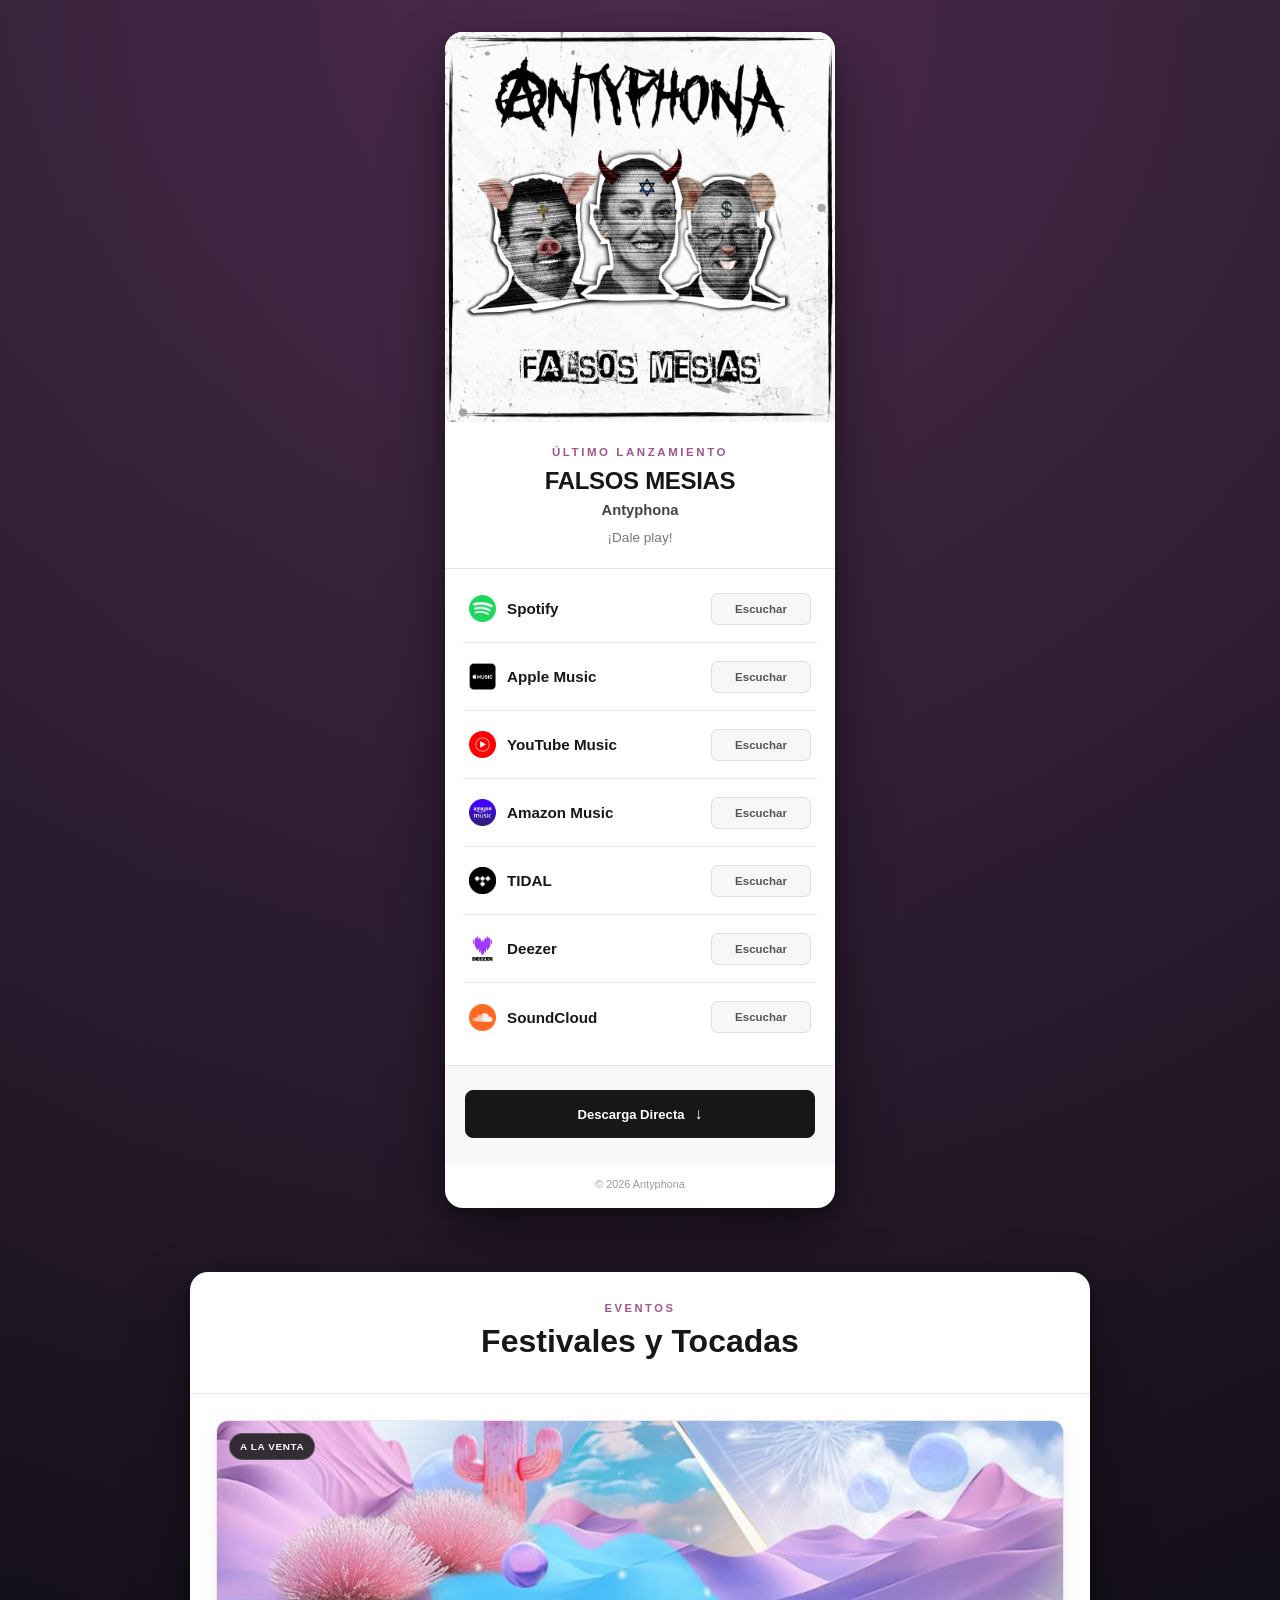
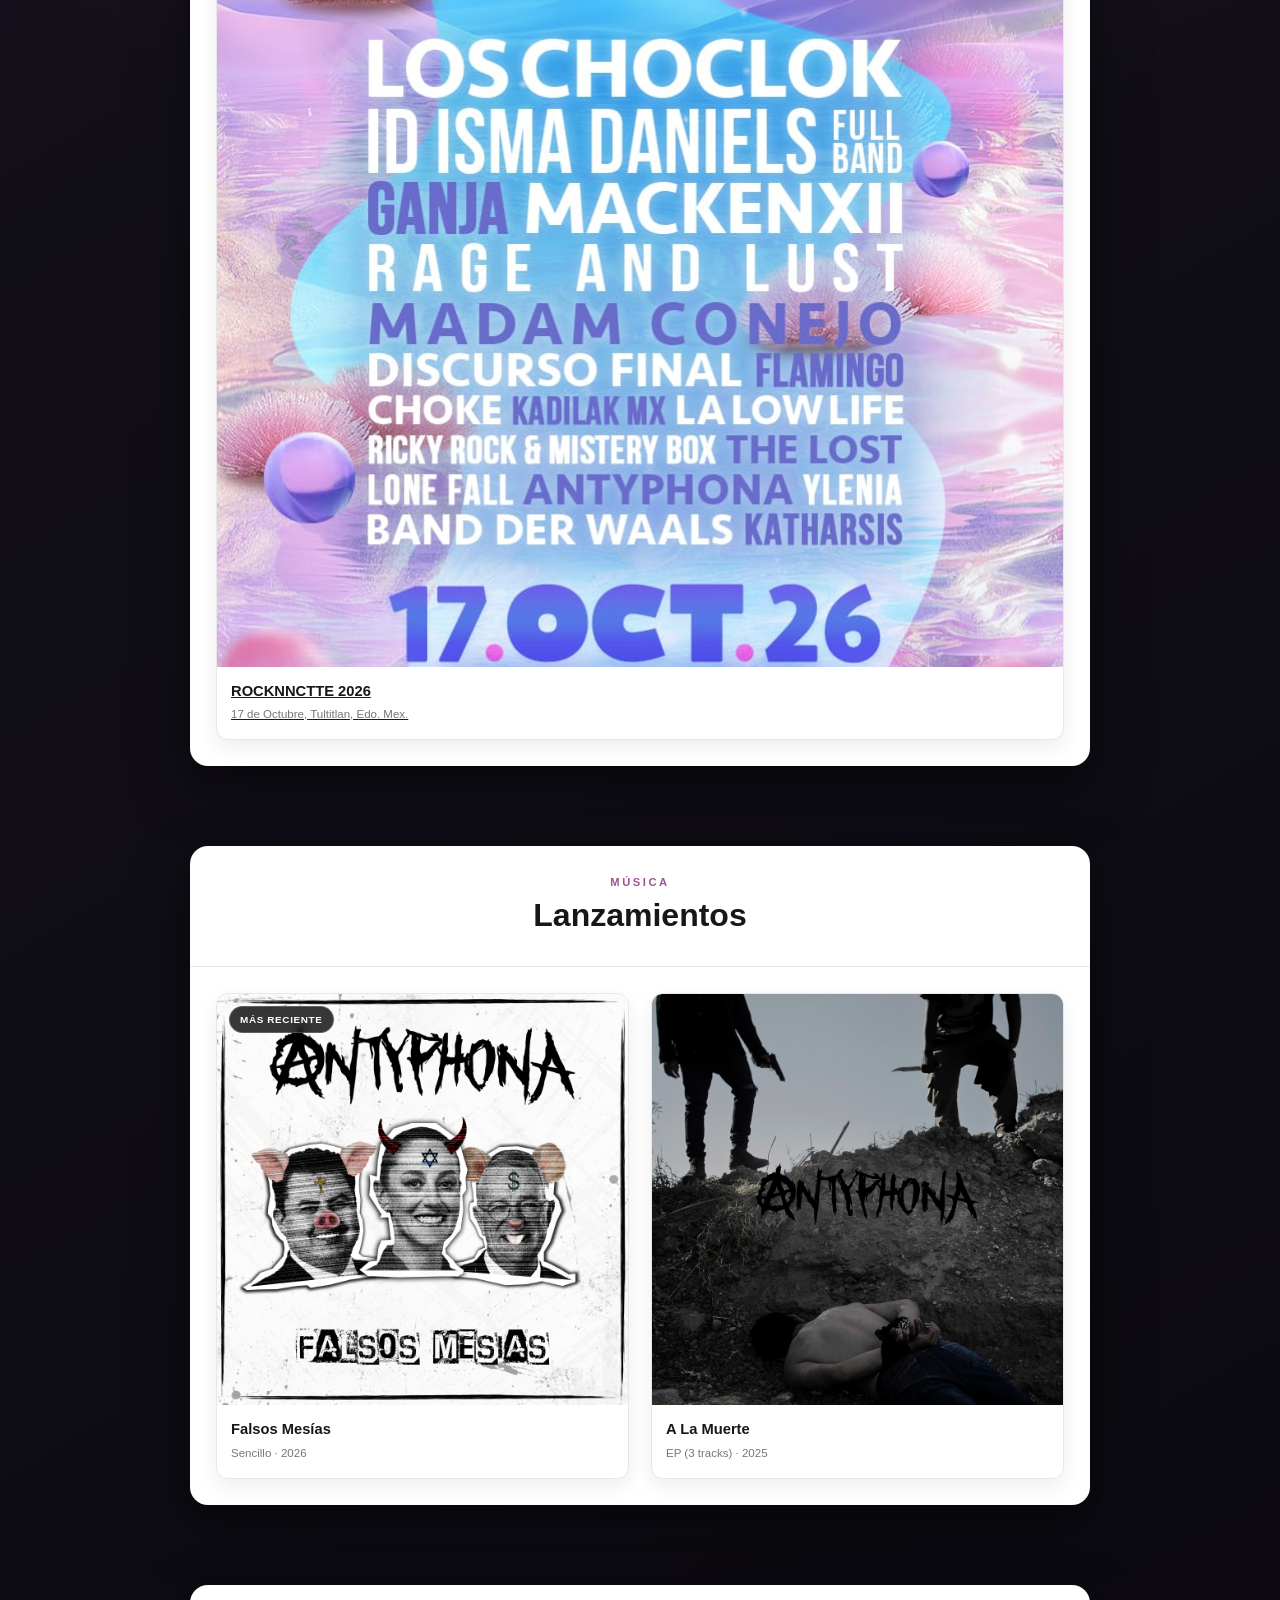
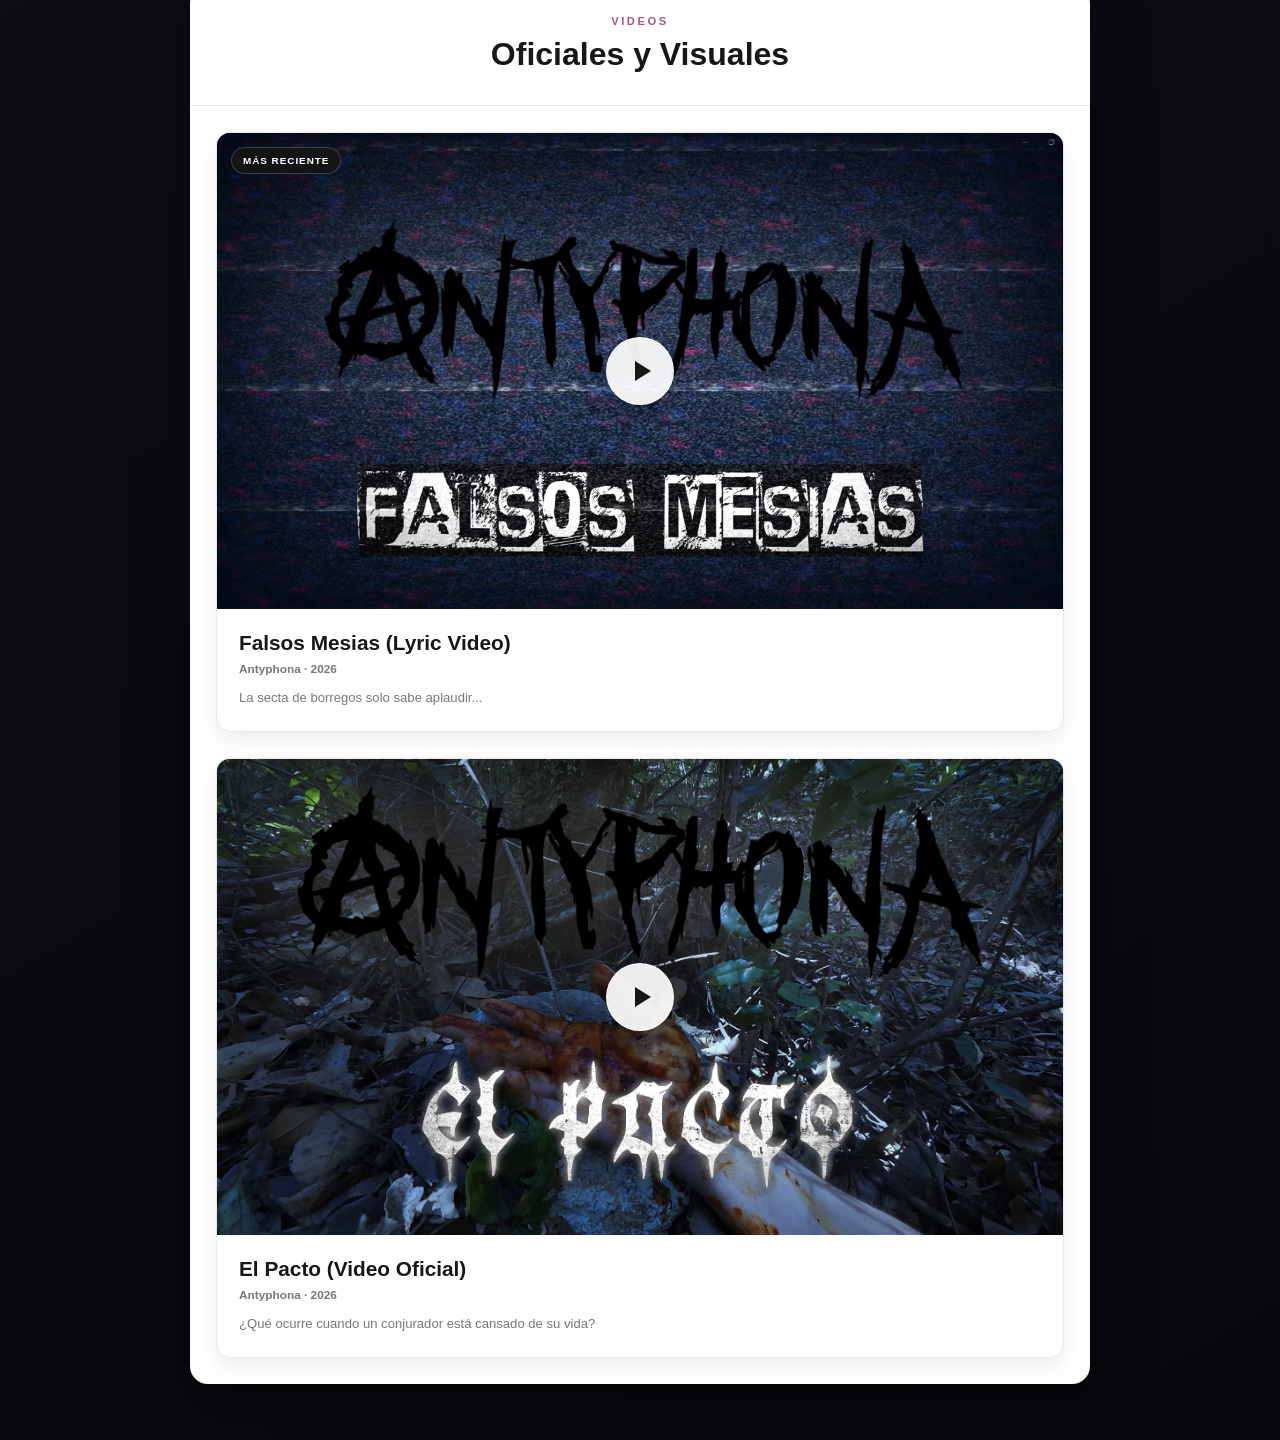
<file: index.html>
<!DOCTYPE html>
<html lang="es">
<head>
    <meta charset="UTF-8">

    <meta
        name="viewport"
        content="width=device-width, initial-scale=1.0"
    >
    

    <meta
        name="description"
        content="Sitio oficial de Antyphona. Escucha nuestros lanzamientos en tu plataforma favorita."
    >

    <title>Antyphona</title>
    <link rel="icon" type="image/x-icon" href="./resources/images/Icono-Blanco.ico">

    <link rel="stylesheet" href="./css/style.css">

    <!-- Script -->
    <script src="./js/main.js" defer></script>
</head>

<body>

    <main class="site-main">

        <!-- Último Lanzamiento -->
        <section
            id="ultimo-lanzamiento"
            class="music-page"
            data-component="./components/ultimo-lanzamiento.html"
            aria-label="Último lanzamiento de Antyphona"
        >
            <p class="component-status">
                Cargando...
            </p>
        </section>

        <!-- Eventos -->
        <section
            id="eventos"
            class="events-page"
            data-component="./components/eventos.html"
            aria-label="Eventos de Antyphona"
        >
            <p class="component-status">
                Cargando eventos...
            </p>
        </section>

        <!-- Detalle del evento seleccionado -->
        <section
            id="detalle-evento"
            class="event-detail-page"
            aria-label="Información del lanzamiento seleccionado"
            aria-live="polite"
            hidden
        ></section>

        <!-- Discografía -->
        <section
            id="lanzamientos"
            class="releases-page"
            data-component="./components/lanzamientos.html"
            aria-label="Lanzamientos de Antyphona"
        >
            <p class="component-status">
                Cargando lanzamientos...
            </p>
        </section>

        <!-- Detalle del lanzamiento seleccionado -->
        <section
            id="detalle-lanzamiento"
            class="release-detail-page"
            aria-label="Información del lanzamiento seleccionado"
            aria-live="polite"
            hidden
        ></section>

        <!-- Videos -->
        <section
            id="videos"
            class="videos-page"
            data-component="./components/videos.html"
            aria-label="Videos de Antyphona"
        >
            <p class="component-status">
                Cargando videos...
            </p>
        </section>

        <!-- Detalle del video seleccionado -->
        <section
            id="detalle-video"
            class="video-detail-page"
            aria-label="Información del video seleccionado"
            aria-live="polite"
            hidden
        ></section>

    </main>

    <noscript>
        <p class="javascript-warning">
            Este sitio necesita JavaScript para mostrar su contenido.
        </p>
    </noscript>

</body>
</html>
</file>
<file: css/style.css>
/* ========================================
   CONFIGURACIÓN GENERAL
======================================== */

:root {
    --background-start: #17131f;
    --background-end: #08070b;

    --card-background: #ffffff;
    --primary-text: #171717;
    --secondary-text: #777777;

    --border-color: #e8e8e8;
    --button-background: #f7f7f7;
    --button-hover: #171717;

    --card-width: 390px;
    --border-radius: 18px;
}

* {
    box-sizing: border-box;
    margin: 0;
    padding: 0;
}

html {
    scroll-behavior: smooth;
}

body {
    min-height: 100vh;

    font-family:
        Arial,
        Helvetica,
        sans-serif;

    background:
        radial-gradient(
            circle at top,
            rgba(174, 88, 163, 0.35),
            transparent 38%
        ),
        linear-gradient(
            150deg,
            var(--background-start),
            var(--background-end)
        );

    color: var(--primary-text);
}


/* ========================================
   CONTENEDOR PRINCIPAL
======================================== */

.music-page {
    min-height: 100vh;

    display: flex;
    justify-content: center;
    align-items: center;

    padding: 32px 16px;
}


/* ========================================
   TARJETA MUSICAL
======================================== */

.music-card {
    width: 100%;
    max-width: var(--card-width);

    overflow: hidden;

    background-color: var(--card-background);

    border-radius: var(--border-radius);

    box-shadow:
        0 24px 60px rgba(0, 0, 0, 0.45),
        0 4px 14px rgba(0, 0, 0, 0.20);

    animation: card-entrance 700ms ease-out;
}


/* ========================================
   PORTADA
======================================== */

.cover-container {
    width: 100%;
    aspect-ratio: 1 / 1;

    overflow: hidden;

    background-color: #222222;
}

.cover-image {
    display: block;

    width: 100%;
    height: 100%;

    object-fit: cover;

    transition:
        transform 600ms ease,
        filter 600ms ease;
}

.music-card:hover .cover-image {
    transform: scale(1.01);
    filter: brightness(1.04);
}


/* ========================================
   INFORMACIÓN DEL LANZAMIENTO
======================================== */

.release-information {
    padding: 24px 24px 20px;

    text-align: center;

    border-bottom: 1px solid var(--border-color);
}

.release-label {
    margin-bottom: 8px;

    font-size: 0.72rem;
    font-weight: 700;

    letter-spacing: 0.16rem;
    text-transform: uppercase;

    color: #a25491;
}

.release-title {
    margin-bottom: 6px;

    font-size: clamp(1.15rem, 4vw, 1.5rem);
    line-height: 1.25;

    letter-spacing: -0.02rem;
}

.artist-name {
    margin-bottom: 10px;

    font-size: 0.92rem;
    font-weight: 600;

    color: #444444;
}

.release-description {
    font-size: 0.85rem;
    line-height: 1.5;

    color: var(--secondary-text);
}


/* ========================================
   LISTA DE PLATAFORMAS
======================================== */

.streaming-section {
    padding: 6px 18px 14px;
}

.platform-link {
    min-height: 68px;

    display: flex;
    align-items: center;
    justify-content: space-between;

    gap: 16px;

    padding: 12px 6px;

    text-decoration: none;

    color: var(--primary-text);

    border-bottom: 1px solid var(--border-color);

    transition:
        transform 180ms ease,
        opacity 180ms ease;
}

.platform-link:last-child {
    border-bottom: none;
}

.platform-link:hover {
    transform: translateX(3px);
}

.platform-link:focus-visible {
    outline: 3px solid rgba(162, 84, 145, 0.35);
    outline-offset: 3px;

    border-radius: 8px;
}

.platform-information {
    min-width: 0;

    display: flex;
    align-items: center;

    gap: 11px;
}

.platform-logo {
    width: 27px;
    height: 27px;

    object-fit: contain;
}

.platform-name {
    font-size: 0.95rem;
    font-weight: 700;
}


/* ========================================
   BOTONES
======================================== */

.platform-button {
    flex-shrink: 0;

    min-width: 100px;

    padding: 9px 13px;

    text-align: center;

    font-size: 0.72rem;
    font-weight: 700;

    color: #555555;
    background-color: var(--button-background);

    border: 1px solid #dddddd;
    border-radius: 7px;

    transition:
        color 180ms ease,
        background-color 180ms ease,
        border-color 180ms ease,
        transform 180ms ease;
}

.platform-link:hover .platform-button {
    color: #ffffff;
    background-color: var(--button-hover);
    border-color: var(--button-hover);

    transform: translateY(-1px);
}


/* ========================================
   PIE DE LA TARJETA
======================================== */

.card-footer {
    padding: 14px 20px 18px;

    text-align: center;

    font-size: 0.68rem;

    color: #999999;
}


/* ========================================
   ANIMACIONES
======================================== */

@keyframes card-entrance {
    from {
        opacity: 0;
        transform: translateY(25px);
    }

    to {
        opacity: 1;
        transform: translateY(0);
    }
}


/* ========================================
   ADAPTACIÓN PARA CELULARES
======================================== */

@media (max-width: 480px) {

    .music-page {
        align-items: flex-start;

        padding: 14px 10px;
    }

    .music-card {
        max-width: 100%;

        border-radius: 14px;
    }

    .release-information {
        padding: 21px 18px 18px;
    }

    .streaming-section {
        padding-inline: 14px;
    }

    .platform-link {
        min-height: 65px;

        gap: 10px;
    }

    .platform-button {
        min-width: 92px;

        padding-inline: 10px;
    }
}


/* ========================================
   ACCESIBILIDAD
======================================== */

@media (prefers-reduced-motion: reduce) {

    *,
    *::before,
    *::after {
        scroll-behavior: auto !important;

        animation-duration: 0.01ms !important;
        animation-iteration-count: 1 !important;

        transition-duration: 0.01ms !important;
    }
}

/* ========================================
   CARGA DE COMPONENTES
======================================== */

.component-status {
    width: 100%;

    text-align: center;

    font-size: 0.9rem;
    font-weight: 600;

    color: #ffffff;
}

.component-error {
    width: min(100%, 390px);

    padding: 28px 22px;

    text-align: center;

    color: #ffffff;
    background-color: rgba(25, 20, 31, 0.92);

    border: 1px solid rgba(255, 255, 255, 0.15);
    border-radius: 16px;
}

.component-error h2 {
    margin-bottom: 10px;

    font-size: 1.15rem;
}

.component-error p {
    font-size: 0.86rem;
    line-height: 1.5;

    color: rgba(255, 255, 255, 0.75);
}

.javascript-warning {
    padding: 20px;

    text-align: center;

    color: #ffffff;
    background-color: #7c1d1d;
}

/* ========================================
   DESCARGA DE LA CANCIÓN
======================================== */

.download-section {
    padding: 24px 20px 26px;

    text-align: center;

    background-color: #f8f8f8;

    border-top: 1px solid var(--border-color);
}

.download-label {
    margin-bottom: 7px;

    font-size: 0.68rem;
    font-weight: 700;

    letter-spacing: 0.14rem;
    text-transform: uppercase;

    color: #a25491;
}

.download-title {
    margin-bottom: 7px;

    font-size: 1.15rem;
    line-height: 1.25;

    color: var(--primary-text);
}

.download-description {
    margin-bottom: 16px;

    font-size: 0.82rem;
    line-height: 1.5;

    color: var(--secondary-text);
}


/* Contenedor desplegable */

.download-selector {
    width: 100%;
}

.download-selector summary {
    list-style: none;
}

.download-selector summary::-webkit-details-marker {
    display: none;
}


/* Botón principal */

.download-main-button {
    width: 100%;
    min-height: 48px;

    display: flex;
    align-items: center;
    justify-content: center;

    gap: 10px;

    padding: 12px 18px;

    font-size: 0.82rem;
    font-weight: 700;

    color: #ffffff;
    background-color: #171717;

    border: 1px solid #171717;
    border-radius: 8px;

    cursor: pointer;

    transition:
        transform 180ms ease,
        background-color 180ms ease,
        box-shadow 180ms ease;
}

.download-main-button:hover {
    background-color: #333333;

    transform: translateY(-1px);

    box-shadow: 0 8px 20px rgba(0, 0, 0, 0.16);
}

.download-main-button:focus-visible {
    outline: 3px solid rgba(162, 84, 145, 0.4);
    outline-offset: 3px;
}


/* Flecha */

.download-arrow {
    display: inline-block;

    font-size: 1rem;

    transition: transform 200ms ease;
}

.download-selector[open] .download-arrow {
    transform: rotate(180deg);
}


/* Lista de formatos */

.download-options {
    margin-top: 10px;

    overflow: hidden;

    background-color: #ffffff;

    border: 1px solid var(--border-color);
    border-radius: 8px;

    box-shadow: 0 10px 24px rgba(0, 0, 0, 0.08);
}


/* Enlaces de descarga */

.download-option {
    min-height: 64px;

    display: grid;
    grid-template-columns: 50px 1fr 28px;
    align-items: center;

    gap: 10px;

    padding: 12px 14px;

    text-align: left;
    text-decoration: none;

    color: var(--primary-text);

    border-bottom: 1px solid var(--border-color);

    transition:
        background-color 180ms ease,
        padding-left 180ms ease;
}

.download-option:last-child {
    border-bottom: none;
}

.download-option:hover {
    padding-left: 18px;

    background-color: #f3f3f3;
}

.download-option:focus-visible {
    outline: 3px solid rgba(162, 84, 145, 0.35);
    outline-offset: -3px;
}

.download-format {
    font-size: 0.78rem;
    font-weight: 800;

    letter-spacing: 0.05rem;

    color: #171717;
}

.download-format-description {
    font-size: 0.75rem;
    line-height: 1.35;

    color: var(--secondary-text);
}

.download-icon {
    display: grid;
    place-items: center;

    width: 28px;
    height: 28px;

    font-size: 0.9rem;
    font-weight: 700;

    color: #ffffff;
    background-color: #171717;

    border-radius: 50%;
}


/* Adaptación para celulares */

@media (max-width: 480px) {

    .download-section {
        padding-inline: 16px;
    }

    .download-option {
        grid-template-columns: 44px 1fr 28px;

        padding-inline: 12px;
    }

    .download-format-description {
        font-size: 0.7rem;
    }
}

/* ========================================
   SECCIÓN DE LANZAMIENTOS
======================================== */

.releases-page {
    width: 100%;

    display: flex;
    justify-content: center;

    padding: 32px 16px 48px;
}

.releases-card {
    width: 100%;
    max-width: 900px;

    overflow: hidden;

    background-color: var(--card-background);

    border-radius: var(--border-radius);

    box-shadow:
        0 24px 60px rgba(0, 0, 0, 0.35),
        0 4px 14px rgba(0, 0, 0, 0.16);
}


/* ========================================
   ENCABEZADO
======================================== */

.releases-header {
    padding: 30px 24px 24px;

    text-align: center;

    border-bottom: 1px solid var(--border-color);
}

.releases-label {
    margin-bottom: 8px;

    font-size: 0.7rem;
    font-weight: 700;

    letter-spacing: 0.16rem;
    text-transform: uppercase;

    color: #a25491;
}

.releases-title {
    margin-bottom: 8px;

    font-size: clamp(1.4rem, 5vw, 2rem);
    line-height: 1.2;

    color: var(--primary-text);
}

.releases-description {
    font-size: 0.86rem;
    line-height: 1.5;

    color: var(--secondary-text);
}


/* ========================================
   CUADRÍCULA
======================================== */

.releases-grid {
    display: grid;

    grid-template-columns:
        repeat(
            auto-fit,
            minmax(170px, 1fr)
        );

    gap: 22px;

    padding: 26px;
}


/* ========================================
   TARJETA INDIVIDUAL
======================================== */

.release-item {
    min-width: 0;

    overflow: hidden;

    background-color: #ffffff;

    border: 1px solid var(--border-color);
    border-radius: 12px;

    box-shadow: 0 8px 20px rgba(0, 0, 0, 0.07);

    transition:
        transform 220ms ease,
        box-shadow 220ms ease;
}

/*
    Es solo una animación visual.
    La tarjeta no es un enlace y no realiza ninguna acción.
*/
.release-item:hover {
    transform: translateY(-4px);

    box-shadow: 0 14px 30px rgba(0, 0, 0, 0.12);
}


/* ========================================
   PORTADA CUADRADA
======================================== */

.release-cover-container {
    position: relative;

    width: 100%;
    aspect-ratio: 1 / 1;

    overflow: hidden;

    background-color: #eeeeee;
}

.release-cover {
    display: block;

    width: 100%;
    height: 100%;

    object-fit: cover;

    transition:
        transform 500ms ease,
        filter 500ms ease;
}

.release-item:hover .release-cover {
    transform: scale(1.035);

    filter: brightness(1.04);
}


/* ========================================
   ETIQUETA DE ÚLTIMO LANZAMIENTO
======================================== */

.release-badge {
    position: absolute;
    top: 12px;
    left: 12px;

    padding: 7px 10px;

    font-size: 0.62rem;
    font-weight: 700;

    letter-spacing: 0.04rem;
    text-transform: uppercase;

    color: #ffffff;
    background-color: rgba(23, 23, 23, 0.86);

    border: 1px solid rgba(255, 255, 255, 0.2);
    border-radius: 20px;

    backdrop-filter: blur(5px);
}


/* ========================================
   INFORMACIÓN DEL DISCO
======================================== */

.release-item-information {
    padding: 15px 14px 17px;

    text-align: left;
}

.release-item-title {
    margin-bottom: 5px;

    overflow: hidden;

    font-size: 0.92rem;
    font-weight: 700;
    line-height: 1.3;

    color: var(--primary-text);

    text-overflow: ellipsis;
    white-space: nowrap;
}

.release-item-type {
    font-size: 0.72rem;
    line-height: 1.4;

    color: var(--secondary-text);
}


/* ========================================
   DISEÑO PARA TABLET
======================================== */

@media (max-width: 700px) {

    .releases-grid {
        grid-template-columns:
            repeat(
                2,
                minmax(0, 1fr)
            );

        gap: 16px;

        padding: 20px;
    }
}


/* ========================================
   DISEÑO PARA CELULAR
======================================== */

@media (max-width: 480px) {

    .releases-page {
        padding: 18px 10px 36px;
    }

    .releases-card {
        border-radius: 14px;
    }

    .releases-header {
        padding: 24px 18px 20px;
    }

    .releases-grid {
        grid-template-columns:
            repeat(
                2,
                minmax(0, 1fr)
            );

        gap: 12px;

        padding: 14px;
    }

    .release-item {
        border-radius: 9px;
    }

    .release-item-information {
        padding: 11px 10px 13px;
    }

    .release-item-title {
        font-size: 0.78rem;
    }

    .release-item-type {
        font-size: 0.64rem;
    }

    .release-badge {
        top: 8px;
        left: 8px;

        padding: 5px 7px;

        font-size: 0.52rem;
    }
}


/* Una columna en pantallas muy pequeñas */

@media (max-width: 310px) {

    .releases-grid {
        grid-template-columns: 1fr;
    }
}

/* ========================================
   SECCIÓN DE VIDEOS
======================================== */

.videos-page {
    width: 100%;

    display: flex;
    justify-content: center;

    padding: 32px 16px 56px;
}

.videos-card {
    width: 100%;
    max-width: 900px;

    overflow: hidden;

    background-color: var(--card-background);

    border-radius: var(--border-radius);

    box-shadow:
        0 24px 60px rgba(0, 0, 0, 0.35),
        0 4px 14px rgba(0, 0, 0, 0.16);
}


/* ========================================
   ENCABEZADO DE VIDEOS
======================================== */

.videos-header {
    padding: 30px 24px 24px;

    text-align: center;

    border-bottom: 1px solid var(--border-color);
}

.videos-label {
    margin-bottom: 8px;

    font-size: 0.7rem;
    font-weight: 700;

    letter-spacing: 0.16rem;
    text-transform: uppercase;

    color: #a25491;
}

.videos-title {
    margin-bottom: 8px;

    font-size: clamp(1.4rem, 5vw, 2rem);
    line-height: 1.2;

    color: var(--primary-text);
}

.videos-description {
    font-size: 0.86rem;
    line-height: 1.5;

    color: var(--secondary-text);
}


/* ========================================
   LISTA DE VIDEOS
======================================== */

.videos-list {
    display: grid;
    grid-template-columns: 1fr;

    gap: 26px;

    padding: 26px;
}


/* ========================================
   TARJETA DE VIDEO
======================================== */

.video-item {
    width: 100%;

    overflow: hidden;

    background-color: #ffffff;

    border: 1px solid var(--border-color);
    border-radius: 14px;

    box-shadow: 0 8px 22px rgba(0, 0, 0, 0.08);

    transition:
        transform 220ms ease,
        box-shadow 220ms ease;
}

.video-item:hover {
    transform: translateY(-4px);

    box-shadow: 0 16px 34px rgba(0, 0, 0, 0.13);
}


/* ========================================
   CONTENEDOR RECTANGULAR 16:9
======================================== */

.video-media-container {
    position: relative;

    width: 100%;
    aspect-ratio: 16 / 9;

    overflow: hidden;

    background-color: #090909;
}

.video-player {
    display: block;

    width: 100%;
    height: 100%;

    object-fit: cover;

    background-color: #090909;
}


/* ========================================
   ETIQUETA SOBRE EL VIDEO
======================================== */

.video-badge {
    position: absolute;
    top: 14px;
    left: 14px;

    padding: 7px 11px;

    pointer-events: none;

    font-size: 0.62rem;
    font-weight: 700;

    letter-spacing: 0.05rem;
    text-transform: uppercase;

    color: #ffffff;
    background-color: rgba(23, 23, 23, 0.82);

    border: 1px solid rgba(255, 255, 255, 0.18);
    border-radius: 20px;

    backdrop-filter: blur(6px);
}


/* ========================================
   INFORMACIÓN DEL VIDEO
======================================== */

.video-information {
    padding: 20px 22px 23px;

    text-align: left;
}

.video-category {
    margin-bottom: 7px;

    font-size: 0.64rem;
    font-weight: 700;

    letter-spacing: 0.12rem;
    text-transform: uppercase;

    color: #a25491;
}

.video-item-title {
    margin-bottom: 6px;

    font-size: clamp(1rem, 3vw, 1.3rem);
    line-height: 1.3;

    color: var(--primary-text);
}

.video-item-meta {
    margin-bottom: 11px;

    font-size: 0.74rem;
    font-weight: 600;

    color: var(--secondary-text);
}

.video-item-description {
    max-width: 680px;

    font-size: 0.82rem;
    line-height: 1.6;

    color: var(--secondary-text);
}


/* ========================================
   DISEÑO PARA TABLET
======================================== */

@media (max-width: 700px) {

    .videos-list {
        gap: 20px;

        padding: 20px;
    }

    .video-information {
        padding: 18px;
    }
}


/* ========================================
   DISEÑO PARA CELULAR
======================================== */

@media (max-width: 480px) {

    .videos-page {
        padding: 18px 10px 40px;
    }

    .videos-card {
        border-radius: 14px;
    }

    .videos-header {
        padding: 24px 18px 20px;
    }

    .videos-list {
        gap: 16px;

        padding: 14px;
    }

    .video-item {
        border-radius: 10px;
    }

    .video-information {
        padding: 15px 14px 18px;
    }

    .video-item-title {
        font-size: 1rem;
    }

    .video-item-description {
        font-size: 0.76rem;
    }

    .video-badge {
        top: 9px;
        left: 9px;

        padding: 5px 8px;

        font-size: 0.52rem;
    }
}
/* ========================================
   TARJETAS SELECCIONABLES
======================================== */

.release-item-link {
    display: block;

    height: 100%;

    color: inherit;
    text-decoration: none;

    border-radius: inherit;
}

.release-item-link:focus-visible {
    outline: 4px solid rgba(162, 84, 145, 0.4);
    outline-offset: 4px;
}


/* ========================================
   DETALLE DEL LANZAMIENTO
======================================== */

.release-detail-page {
    width: 100%;

    display: flex;
    justify-content: center;

    padding: 32px 16px 56px;

    scroll-margin-top: 24px;
}

.release-detail-page[hidden] {
    display: none;
}

.release-detail-card {
    width: 100%;
    max-width: 900px;

    overflow: hidden;

    background-color: var(--card-background);

    border-radius: var(--border-radius);

    box-shadow:
        0 24px 60px rgba(0, 0, 0, 0.35),
        0 4px 14px rgba(0, 0, 0, 0.16);

    animation: release-detail-entrance 450ms ease-out;
}


/* ========================================
   ENCABEZADO
======================================== */

.release-detail-header {
    position: relative;

    padding: 30px 24px 26px;

    text-align: center;

    border-bottom: 1px solid var(--border-color);
}

.release-detail-back {
    position: absolute;
    top: 22px;
    left: 22px;

    display: inline-flex;
    align-items: center;

    gap: 7px;

    padding: 9px 12px;

    font: inherit;
    font-size: 0.72rem;
    font-weight: 700;

    color: #555555;
    background-color: #f5f5f5;

    border: 1px solid var(--border-color);
    border-radius: 8px;

    cursor: pointer;

    transition:
        color 180ms ease,
        background-color 180ms ease,
        transform 180ms ease;
}

.release-detail-back:hover {
    color: #ffffff;
    background-color: #171717;

    transform: translateX(-2px);
}

.release-detail-back:focus-visible {
    outline: 3px solid rgba(162, 84, 145, 0.4);
    outline-offset: 3px;
}

.release-detail-label,
.release-detail-section-label {
    margin-bottom: 8px;

    font-size: 0.68rem;
    font-weight: 700;

    letter-spacing: 0.15rem;
    text-transform: uppercase;

    color: #a25491;
}

.release-detail-title {
    margin-bottom: 6px;

    font-size: clamp(1.6rem, 5vw, 2.2rem);
    line-height: 1.15;

    color: var(--primary-text);
}

.release-detail-artist {
    font-size: 0.86rem;
    font-weight: 600;

    color: var(--secondary-text);
}


/* ========================================
   CUADRÍCULA PRINCIPAL
======================================== */

.release-detail-grid {
    display: grid;

    grid-template-columns:
        minmax(210px, 0.85fr)
        minmax(0, 2.15fr);

    grid-template-areas:
        "cover tracklist"
        "description platforms"
        "players players";

    gap: 18px;

    padding: 26px;
}


/* ========================================
   PANELES
======================================== */

.release-detail-panel,
.release-detail-cover-panel {
    min-width: 0;

    overflow: hidden;

    background-color: #ffffff;

    border: 1px solid var(--border-color);
    border-radius: 13px;

    box-shadow: 0 8px 22px rgba(0, 0, 0, 0.07);
}

.release-detail-panel {
    padding: 22px;
}

.release-detail-panel h3 {
    margin-bottom: 16px;

    font-size: 1.08rem;
    line-height: 1.3;

    color: var(--primary-text);
}


/* ========================================
   PORTADA
======================================== */

.release-detail-cover-panel {
    grid-area: cover;

    aspect-ratio: 1 / 1;

    background-color: #eeeeee;
}

.release-detail-cover {
    display: block;

    width: 100%;
    height: 100%;

    object-fit: cover;
}


/* ========================================
   TRACKLIST
======================================== */

.release-detail-tracklist {
    grid-area: tracklist;
}

.track-list {
    list-style: none;

    margin: 0;
    padding: 0;

    border-top: 1px solid var(--border-color);
}

.track-item {
    display: grid;

    grid-template-columns:
        34px
        minmax(0, 1fr)
        auto;

    align-items: center;

    gap: 12px;

    min-height: 62px;

    padding: 10px 4px;

    border-bottom: 1px solid var(--border-color);
}

.track-number {
    font-size: 0.7rem;
    font-weight: 700;

    color: #a25491;
}

.track-information {
    min-width: 0;

    display: flex;
    flex-direction: column;

    gap: 3px;
}

.track-information strong {
    overflow: hidden;

    font-size: 0.86rem;

    text-overflow: ellipsis;
    white-space: nowrap;
}

.track-information small,
.track-duration {
    font-size: 0.7rem;

    color: var(--secondary-text);
}


/* ========================================
   DESCRIPCIÓN
======================================== */

.release-detail-description {
    grid-area: description;
}

.release-detail-description > p:not(.release-detail-section-label) {
    margin-bottom: 18px;

    font-size: 0.8rem;
    line-height: 1.65;

    color: var(--secondary-text);
}

.release-credits {
    display: grid;

    gap: 10px;

    margin: 0;
}

.release-credits div {
    display: flex;
    justify-content: space-between;

    gap: 12px;

    padding-bottom: 8px;

    border-bottom: 1px solid var(--border-color);
}

.release-credits dt,
.release-credits dd {
    margin: 0;

    font-size: 0.7rem;
}

.release-credits dt {
    color: var(--secondary-text);
}

.release-credits dd {
    font-weight: 700;

    color: var(--primary-text);
}


/* ========================================
   PLATAFORMAS
======================================== */

.release-detail-platforms {
    grid-area: platforms;
}

.release-platform-list {
    display: grid;

    grid-template-columns:
        repeat(2, minmax(0, 1fr));

    gap: 10px;
}

.release-platform-link {
    min-width: 0;
    min-height: 58px;

    display: flex;
    align-items: center;
    justify-content: space-between;

    gap: 12px;

    padding: 10px 11px;

    color: var(--primary-text);
    text-decoration: none;

    background-color: #fafafa;

    border: 1px solid var(--border-color);
    border-radius: 9px;

    transition:
        background-color 180ms ease,
        transform 180ms ease,
        box-shadow 180ms ease;
}

.release-platform-link:hover {
    background-color: #ffffff;

    transform: translateY(-2px);

    box-shadow: 0 8px 18px rgba(0, 0, 0, 0.09);
}

.release-platform-link:focus-visible {
    outline: 3px solid rgba(162, 84, 145, 0.35);
    outline-offset: 2px;
}

.release-platform-information {
    min-width: 0;

    display: flex;
    align-items: center;

    gap: 8px;

    font-size: 0.73rem;
    font-weight: 700;
}

.release-platform-information img {
    flex-shrink: 0;

    width: 24px;
    height: 24px;

    object-fit: contain;
}

.release-platform-button {
    flex-shrink: 0;

    padding: 7px 8px;

    font-size: 0.62rem;
    font-weight: 700;

    color: #555555;
    background-color: #ffffff;

    border: 1px solid var(--border-color);
    border-radius: 6px;
}


/* ========================================
   REPRODUCTORES
======================================== */

.release-detail-players {
    grid-area: players;
}

.release-player-list {
    display: grid;

    grid-template-columns: 1fr;

    gap: 16px;
}

.release-player {
    display: block;

    width: 100%;

    border: 0;
    border-radius: 12px;

    background-color: #111111;
}

.release-player-compact {
    min-height: 175px;
}

.release-youtube-player {
    position: relative;

    width: 100%;
    aspect-ratio: 16 / 9;

    overflow: hidden;

    border-radius: 12px;

    background-color: #111111;
}

.release-youtube-player .release-player {
    position: absolute;
    inset: 0;

    height: 100%;
}


/* ========================================
   ANIMACIÓN
======================================== */

@keyframes release-detail-entrance {
    from {
        opacity: 0;

        transform: translateY(18px);
    }

    to {
        opacity: 1;

        transform: translateY(0);
    }
}


/* ========================================
   TABLET Y CELULAR
======================================== */

@media (max-width: 700px) {

    .release-detail-header {
        padding-top: 74px;
    }

    .release-detail-grid {
        grid-template-columns: 1fr;

        grid-template-areas:
            "cover"
            "tracklist"
            "description"
            "platforms"
            "players";

        padding: 20px;
    }

    .release-detail-cover-panel {
        width: min(100%, 430px);

        justify-self: center;
    }
}


@media (max-width: 480px) {

    .release-detail-page {
        padding: 18px 10px 40px;
    }

    .release-detail-card {
        border-radius: 14px;
    }

    .release-detail-header {
        padding-inline: 18px;
    }

    .release-detail-back {
        top: 18px;
        left: 16px;
    }

    .release-detail-grid {
        gap: 14px;

        padding: 14px;
    }

    .release-detail-panel {
        padding: 17px 15px;
    }

    .release-platform-list {
        grid-template-columns: 1fr;
    }

    .release-player-compact {
        min-height: 155px;
    }
}

/* ========================================
   MINIATURA SELECCIONABLE
======================================== */

.video-thumbnail-link {
    position: relative;

    display: block;

    width: 100%;
    height: 100%;

    overflow: hidden;

    color: inherit;
    text-decoration: none;
}

.video-thumbnail-link:focus-visible {
    outline: 4px solid rgba(162, 84, 145, 0.5);
    outline-offset: -4px;
}

.video-thumbnail-image {
    display: block;

    width: 100%;
    height: 100%;

    object-fit: cover;

    transition:
        transform 500ms ease,
        filter 500ms ease;
}

.video-thumbnail-link:hover .video-thumbnail-image {
    transform: scale(1.035);

    filter: brightness(0.72);
}


/* Botón central de reproducción */

.video-play-button {
    position: absolute;
    top: 50%;
    left: 50%;

    display: grid;
    place-items: center;

    width: 68px;
    height: 68px;

    background-color: rgba(255, 255, 255, 0.92);

    border: 1px solid rgba(255, 255, 255, 0.65);
    border-radius: 50%;

    box-shadow: 0 12px 30px rgba(0, 0, 0, 0.3);

    transform: translate(-50%, -50%);

    transition:
        transform 200ms ease,
        background-color 200ms ease;
}

.video-thumbnail-link:hover .video-play-button {
    background-color: #ffffff;

    transform:
        translate(-50%, -50%)
        scale(1.08);
}

.video-play-triangle {
    width: 0;
    height: 0;

    margin-left: 5px;

    border-top: 10px solid transparent;
    border-bottom: 10px solid transparent;
    border-left: 16px solid #171717;
}


/* Etiqueta sobre la miniatura */

.video-thumbnail-label {
    position: absolute;
    top: 14px;
    left: 14px;

    padding: 7px 11px;

    font-size: 0.62rem;
    font-weight: 700;

    letter-spacing: 0.06rem;
    text-transform: uppercase;

    color: #ffffff;
    background-color: rgba(23, 23, 23, 0.82);

    border: 1px solid rgba(255, 255, 255, 0.18);
    border-radius: 20px;

    backdrop-filter: blur(6px);
}

/* ========================================
   DETALLE DEL VIDEO
======================================== */

.video-detail-page {
    width: 100%;

    display: flex;
    justify-content: center;

    padding: 32px 16px 56px;

    scroll-margin-top: 24px;
}

.video-detail-page[hidden],
.videos-page[hidden] {
    display: none;
}

.video-detail-card {
    width: 100%;
    max-width: 900px;

    overflow: hidden;

    background-color: var(--card-background);

    border-radius: var(--border-radius);

    box-shadow:
        0 24px 60px rgba(0, 0, 0, 0.35),
        0 4px 14px rgba(0, 0, 0, 0.16);

    animation: video-detail-entrance 450ms ease-out;
}


/* ========================================
   ENCABEZADO
======================================== */

.video-detail-header {
    position: relative;

    padding: 30px 24px 26px;

    text-align: center;

    border-bottom: 1px solid var(--border-color);
}

.video-detail-back {
    position: absolute;
    top: 22px;
    left: 22px;

    display: inline-flex;
    align-items: center;

    gap: 7px;

    padding: 9px 12px;

    font: inherit;
    font-size: 0.72rem;
    font-weight: 700;

    color: #555555;
    background-color: #f5f5f5;

    border: 1px solid var(--border-color);
    border-radius: 8px;

    cursor: pointer;

    transition:
        color 180ms ease,
        background-color 180ms ease,
        transform 180ms ease;
}

.video-detail-back:hover {
    color: #ffffff;
    background-color: #171717;

    transform: translateX(-2px);
}

.video-detail-back:focus-visible {
    outline: 3px solid rgba(162, 84, 145, 0.4);
    outline-offset: 3px;
}

.video-detail-label,
.video-detail-section-label {
    margin-bottom: 8px;

    font-size: 0.68rem;
    font-weight: 700;

    letter-spacing: 0.15rem;
    text-transform: uppercase;

    color: #a25491;
}

.video-detail-title {
    margin-bottom: 6px;

    font-size: clamp(1.6rem, 5vw, 2.2rem);
    line-height: 1.15;

    color: var(--primary-text);
}

.video-detail-artist {
    font-size: 0.86rem;
    font-weight: 600;

    color: var(--secondary-text);
}


/* ========================================
   DISTRIBUCIÓN PRINCIPAL
======================================== */

.video-detail-grid {
    display: grid;

    grid-template-columns:
        minmax(190px, 0.8fr)
        minmax(0, 2.2fr);

    grid-template-areas:
        "cover player"
        "description player"
        "credits credits";

    align-items: stretch;

    gap: 18px;

    padding: 26px;
}


/* ========================================
   PANELES
======================================== */

.video-detail-panel,
.video-detail-cover-panel {
    min-width: 0;

    overflow: hidden;

    background-color: #ffffff;

    border: 1px solid var(--border-color);
    border-radius: 13px;

    box-shadow: 0 8px 22px rgba(0, 0, 0, 0.07);
}

.video-detail-panel {
    padding: 22px;
}

.video-detail-panel h3 {
    margin-bottom: 16px;

    font-size: 1.08rem;
    line-height: 1.3;

    color: var(--primary-text);
}


/* Portada */

.video-detail-cover-panel {
    grid-area: cover;

    aspect-ratio: 1 / 1;

    background-color: #eeeeee;
}

.video-detail-cover {
    display: block;

    width: 100%;
    height: 100%;

    object-fit: cover;
}


/* Descripción */

.video-detail-description {
    grid-area: description;
}

.video-detail-description p:not(.video-detail-section-label) {
    margin-bottom: 12px;

    font-size: 0.8rem;
    line-height: 1.65;

    color: var(--secondary-text);
}

.video-detail-description p:last-child {
    margin-bottom: 0;
}


/* Reproductor */

.video-detail-player-panel {
    grid-area: player;

    display: flex;
    flex-direction: column;
}

.video-detail-player-container {
    position: relative;

    width: 100%;
    aspect-ratio: 16 / 9;

    overflow: hidden;

    background-color: #111111;

    border-radius: 12px;
}

.video-detail-player {
    position: absolute;
    inset: 0;

    display: block;

    width: 100%;
    height: 100%;

    border: 0;
}

.video-youtube-link {
    align-self: flex-start;

    margin-top: 14px;
    padding: 9px 12px;

    font-size: 0.72rem;
    font-weight: 700;

    color: #555555;
    text-decoration: none;

    background-color: #f7f7f7;

    border: 1px solid var(--border-color);
    border-radius: 7px;

    transition:
        color 180ms ease,
        background-color 180ms ease,
        transform 180ms ease;
}

.video-youtube-link:hover {
    color: #ffffff;
    background-color: #171717;

    transform: translateY(-1px);
}


/* Créditos */

.video-detail-credits {
    grid-area: credits;
}

.video-credits-list {
    display: grid;

    grid-template-columns:
        repeat(3, minmax(0, 1fr));

    gap: 12px;

    margin: 0;
}

.video-credit {
    min-width: 0;

    padding: 13px 14px;

    background-color: #fafafa;

    border: 1px solid var(--border-color);
    border-radius: 9px;
}

.video-credit dt {
    margin-bottom: 5px;

    font-size: 0.64rem;
    font-weight: 700;

    letter-spacing: 0.08rem;
    text-transform: uppercase;

    color: #a25491;
}

.video-credit dd {
    margin: 0;

    overflow-wrap: anywhere;

    font-size: 0.76rem;
    font-weight: 600;

    color: var(--primary-text);
}


/* Animación */

@keyframes video-detail-entrance {
    from {
        opacity: 0;

        transform: translateY(18px);
    }

    to {
        opacity: 1;

        transform: translateY(0);
    }
}

/* ========================================
   DETALLE DEL VIDEO: TABLET Y MÓVIL
   Colocar al final de style.css
======================================== */

@media (max-width: 700px) {

    .video-detail-page {
        width: 100%;

        padding: 18px 10px 40px;
    }

    .video-detail-card {
        width: 100%;
        max-width: 100%;

        border-radius: 14px;
    }


    /* Encabezado sin elementos superpuestos */

    .video-detail-header {
        display: flex;
        flex-direction: column;
        align-items: center;

        padding: 18px 18px 24px;

        text-align: center;
    }

    .video-detail-back {
        position: static;

        align-self: flex-start;

        margin-bottom: 18px;
    }

    .video-detail-label {
        margin-bottom: 7px;
    }

    .video-detail-title {
        margin-bottom: 6px;
    }


    /* Una sola columna */

    .video-detail-grid {
        display: grid;

        grid-template-columns: minmax(0, 1fr);

        grid-template-areas:
            "cover"
            "description"
            "player"
            "credits";

        gap: 16px;

        width: 100%;

        padding: 14px;
    }


    /* Todos los elementos ocupan el ancho disponible */

    .video-detail-cover-panel,
    .video-detail-description,
    .video-detail-player-panel,
    .video-detail-credits {
        width: 100%;
        min-width: 0;
    }


    /* Portada cuadrada y centrada */

    .video-detail-cover-panel {
        grid-area: cover;

        width: min(100%, 320px);

        justify-self: center;

        aspect-ratio: 1 / 1;
    }

    .video-detail-cover {
        width: 100%;
        height: 100%;

        object-fit: cover;
    }


    /* Descripción */

    .video-detail-description {
        grid-area: description;
    }


    /* Reproductor completo */

    .video-detail-player-panel {
        grid-area: player;

        display: block;
    }

    .video-detail-player-container {
        position: relative;

        width: 100%;
        height: auto;
        aspect-ratio: 16 / 9;

        overflow: hidden;

        border-radius: 12px;
    }

    .video-detail-player {
        position: absolute;
        inset: 0;

        display: block;

        width: 100%;
        height: 100%;

        border: 0;
    }


    /* Créditos */

    .video-detail-credits {
        grid-area: credits;
    }

    .video-credits-list {
        display: grid;

        grid-template-columns:
            repeat(2, minmax(0, 1fr));

        gap: 10px;
    }

    .video-credit {
        min-width: 0;
    }

    .video-credit dd {
        overflow-wrap: anywhere;

        line-height: 1.3;
    }
}


/* ========================================
   TELÉFONOS PEQUEÑOS
======================================== */

@media (max-width: 480px) {

    .video-detail-page {
        padding-inline: 7px;
    }

    .video-detail-card {
        border-radius: 13px;
    }

    .video-detail-header {
        padding: 16px 14px 22px;
    }

    .video-detail-back {
        min-height: 40px;

        margin-bottom: 16px;
        padding: 9px 12px;
    }

    .video-detail-label {
        font-size: 0.61rem;
        letter-spacing: 0.12rem;
    }

    .video-detail-title {
        font-size: 1.75rem;
    }

    .video-detail-artist {
        font-size: 0.82rem;
    }

    .video-detail-grid {
        gap: 13px;

        padding: 12px;
    }

    .video-detail-cover-panel {
        width: min(100%, 290px);
    }

    .video-detail-panel {
        padding: 18px 16px;
    }

    .video-detail-panel h3 {
        margin-bottom: 14px;
    }

    .video-detail-description p:not(
        .video-detail-section-label
    ) {
        font-size: 0.82rem;
        line-height: 1.65;
    }


    /* Un crédito por fila para evitar palabras partidas */

    .video-credits-list {
        grid-template-columns: 1fr;

        gap: 9px;
    }

    .video-credit {
        padding: 12px 13px;
    }

    .video-credit dt {
        margin-bottom: 5px;
    }

    .video-credit dd {
        font-size: 0.78rem;

        overflow-wrap: break-word;
        word-break: normal;
    }


    /* Botón de YouTube a todo lo ancho */

    .video-youtube-link {
        display: block;

        width: 100%;

        margin-top: 12px;

        text-align: center;
    }
}


/* ========================================
   SECCIÓN DE EVENTOS
======================================== */

.events-page {
    width: 100%;

    display: flex;
    justify-content: center;

    padding: 32px 16px 48px;
}

.events-card {
    width: 100%;
    max-width: 900px;

    overflow: hidden;

    background-color: var(--card-background);

    border-radius: var(--border-radius);

    box-shadow:
        0 24px 60px rgba(0, 0, 0, 0.35),
        0 4px 14px rgba(0, 0, 0, 0.16);
}


/* ========================================
   ENCABEZADO
======================================== */

.events-header {
    padding: 30px 24px 24px;

    text-align: center;

    border-bottom: 1px solid var(--border-color);
}

.events-label {
    margin-bottom: 8px;

    font-size: 0.7rem;
    font-weight: 700;

    letter-spacing: 0.16rem;
    text-transform: uppercase;

    color: #a25491;
}

.events-title {
    margin-bottom: 8px;

    font-size: clamp(1.4rem, 5vw, 2rem);
    line-height: 1.2;

    color: var(--primary-text);
}

.events-description {
    font-size: 0.86rem;
    line-height: 1.5;

    color: var(--secondary-text);
}


/* ========================================
   CUADRÍCULA
======================================== */

.events-grid {
    display: grid;

    grid-template-columns:
        repeat(
            auto-fit,
            minmax(170px, 1fr)
        );

    gap: 22px;

    padding: 26px;
}


/* ========================================
   TARJETA INDIVIDUAL
======================================== */

.event-item {
    min-width: 0;

    overflow: hidden;

    background-color: #ffffff;

    border: 1px solid var(--border-color);
    border-radius: 12px;

    box-shadow: 0 8px 20px rgba(0, 0, 0, 0.07);

    transition:
        transform 220ms ease,
        box-shadow 220ms ease;
}

/*
    Es solo una animación visual.
    La tarjeta no es un enlace y no realiza ninguna acción.
*/
.event-item:hover {
    transform: translateY(-4px);

    box-shadow: 0 14px 30px rgba(0, 0, 0, 0.12);
}


/* ========================================
   PORTADA CUADRADA
======================================== */

.event-cover-container {
    position: relative;

    width: 100%;
    aspect-ratio: 1 / 1;

    overflow: hidden;

    background-color: #eeeeee;
}

.event-cover {
    display: block;

    width: 100%;
    height: 100%;

    object-fit: cover;

    transition:
        transform 500ms ease,
        filter 500ms ease;
}

.event-item:hover .release-cover {
    transform: scale(1.035);

    filter: brightness(1.04);
}


/* ========================================
   ETIQUETA DE ÚLTIMO LANZAMIENTO
======================================== */

.event-badge {
    position: absolute;
    top: 12px;
    left: 12px;

    padding: 7px 10px;

    font-size: 0.62rem;
    font-weight: 700;

    letter-spacing: 0.04rem;
    text-transform: uppercase;

    color: #ffffff;
    background-color: rgba(23, 23, 23, 0.86);

    border: 1px solid rgba(255, 255, 255, 0.2);
    border-radius: 20px;

    backdrop-filter: blur(5px);
}


/* ========================================
   INFORMACIÓN DEL DISCO
======================================== */

.event-item-information {
    padding: 15px 14px 17px;

    text-align: left;
}

.event-item-title {
    margin-bottom: 5px;

    overflow: hidden;

    font-size: 0.92rem;
    font-weight: 700;
    line-height: 1.3;

    color: var(--primary-text);

    text-overflow: ellipsis;
    white-space: nowrap;
}

.event-item-type {
    font-size: 0.72rem;
    line-height: 1.4;

    color: var(--secondary-text);
}


/* ========================================
   DISEÑO PARA TABLET
======================================== */

@media (max-width: 700px) {

    .events-grid {
        grid-template-columns:
            repeat(
                2,
                minmax(0, 1fr)
            );

        gap: 16px;

        padding: 20px;
    }
}


/* ========================================
   DISEÑO PARA CELULAR
======================================== */

@media (max-width: 480px) {

    .events-page {
        padding: 18px 10px 36px;
    }

    .events-card {
        border-radius: 14px;
    }

    .events-header {
        padding: 24px 18px 20px;
    }

    .events-grid {
        grid-template-columns:
            repeat(
                2,
                minmax(0, 1fr)
            );

        gap: 12px;

        padding: 14px;
    }

    .event-item {
        border-radius: 9px;
    }

    .event-item-information {
        padding: 11px 10px 13px;
    }

    .event-item-title {
        font-size: 0.78rem;
    }

    .event-item-type {
        font-size: 0.64rem;
    }

    .event-badge {
        top: 8px;
        left: 8px;

        padding: 5px 7px;

        font-size: 0.52rem;
    }
}


/* Una columna en pantallas muy pequeñas */

@media (max-width: 310px) {

    .events-grid {
        grid-template-columns: 1fr;
    }
}

/* ========================================
   DETALLE DEL EVENTO
======================================== */

.event-detail-page {
    width: 100%;

    display: flex;
    justify-content: center;

    padding: 32px 16px 56px;

    scroll-margin-top: 24px;
}

.event-detail-page[hidden] {
    display: none;
}

.event-detail-card {
    width: 100%;
    max-width: 900px;

    overflow: hidden;

    background-color: var(--card-background);

    border-radius: var(--border-radius);

    box-shadow:
        0 24px 60px rgba(0, 0, 0, 0.35),
        0 4px 14px rgba(0, 0, 0, 0.16);

    animation: event-detail-entrance 450ms ease-out;
}


/* ========================================
   ENCABEZADO
======================================== */

.event-detail-header {
    position: relative;

    padding: 30px 24px 26px;

    text-align: center;

    border-bottom: 1px solid var(--border-color);
}

.event-detail-back {
    position: absolute;
    top: 22px;
    left: 22px;

    display: inline-flex;
    align-items: center;

    gap: 7px;

    padding: 9px 12px;

    font: inherit;
    font-size: 0.72rem;
    font-weight: 700;

    color: #555555;
    background-color: #f5f5f5;

    border: 1px solid var(--border-color);
    border-radius: 8px;

    cursor: pointer;

    transition:
        color 180ms ease,
        background-color 180ms ease,
        transform 180ms ease;
}

.event-detail-back:hover {
    color: #ffffff;
    background-color: #171717;

    transform: translateX(-2px);
}

.event-detail-back:focus-visible {
    outline: 3px solid rgba(162, 84, 145, 0.4);
    outline-offset: 3px;
}

.event-detail-label,
.event-detail-section-label {
    margin-bottom: 8px;

    font-size: 0.68rem;
    font-weight: 700;

    letter-spacing: 0.15rem;
    text-transform: uppercase;

    color: #a25491;
}

.event-detail-title {
    margin-bottom: 6px;

    font-size: clamp(1.6rem, 5vw, 2.2rem);
    line-height: 1.15;

    color: var(--primary-text);
}

.event-detail-artist {
    font-size: 0.86rem;
    font-weight: 600;

    color: var(--secondary-text);
}


/* ========================================
   CUADRÍCULA PRINCIPAL
======================================== */

.event-detail-grid {
    display: grid;

    grid-template-columns:
        minmax(210px, 0.85fr)
        minmax(0, 2.15fr);

    grid-template-areas:
        "cover tracklist"
        "platforms map"
        "players players";

    gap: 18px;

    padding: 26px;
}


/* ========================================
   PANELES
======================================== */

.event-detail-panel,
.event-detail-cover-panel {
    min-width: 0;

    overflow: hidden;

    background-color: #ffffff;

    border: 1px solid var(--border-color);
    border-radius: 13px;

    box-shadow: 0 8px 22px rgba(0, 0, 0, 0.07);
}

.event-detail-panel {
    padding: 22px;
}

.event-detail-panel h3 {
    margin-bottom: 16px;

    font-size: 1.08rem;
    line-height: 1.3;

    color: var(--primary-text);
}


/* ========================================
   PORTADA
======================================== */

.event-detail-cover-panel {
    grid-area: cover;

    overflow: hidden;

    border-radius:13px;
    border:1px solid var(--border-color);

    background-color: #eeeeee;
}

.event-detail-cover {
    display:block;

    width:100%;
    height:auto;
}


/* ========================================
   TRACKLIST
======================================== */

.event-detail-tracklist {
    grid-area: tracklist;
}

.track-list {
    list-style: none;

    margin: 0;
    padding: 0;

    border-top: 1px solid var(--border-color);
}

.track-item {
    display: grid;

    grid-template-columns:
        34px
        minmax(0, 1fr)
        auto;

    align-items: center;

    gap: 12px;

    min-height: 62px;

    padding: 10px 4px;

    border-bottom: 1px solid var(--border-color);
}

.track-number {
    font-size: 0.7rem;
    font-weight: 700;

    color: #a25491;
}

.track-information {
    min-width: 0;

    display: flex;
    flex-direction: column;

    gap: 3px;
}

.track-information strong {
    overflow: hidden;

    font-size: 0.86rem;

    text-overflow: ellipsis;
    white-space: nowrap;
}

.track-information small,
.track-duration {
    font-size: 0.7rem;

    color: var(--secondary-text);
}


/* ========================================
   DESCRIPCIÓN
======================================== */

.event-detail-description {
    grid-area: description;
}

.event-detail-description > p:not(.event-detail-section-label) {
    margin-bottom: 18px;

    font-size: 0.8rem;
    line-height: 1.65;

    color: var(--secondary-text);
}

.event-credits {
    display: grid;

    gap: 10px;

    margin: 0;
}

.event-credits div {
    display: flex;
    justify-content: space-between;

    gap: 12px;

    padding-bottom: 8px;

    border-bottom: 1px solid var(--border-color);
}

.event-credits dt,
.event-credits dd {
    margin: 0;

    font-size: 0.7rem;
}

.event-credits dt {
    color: var(--secondary-text);
}

.event-credits dd {
    font-weight: 700;

    color: var(--primary-text);
}


/* ========================================
   PLATAFORMAS
======================================== */

.event-detail-platforms {
    grid-area: platforms;
}

.event-platform-list {
    display: grid;

    grid-template-columns:
        repeat(2, minmax(0, 1fr));

    gap: 10px;
}

.event-platform-link {
    min-width: 0;
    min-height: 58px;

    display: flex;
    align-items: center;
    justify-content: space-between;

    gap: 12px;

    padding: 10px 11px;

    color: var(--primary-text);
    text-decoration: none;

    background-color: #fafafa;

    border: 1px solid var(--border-color);
    border-radius: 9px;

    transition:
        background-color 180ms ease,
        transform 180ms ease,
        box-shadow 180ms ease;
}

.event-platform-link:hover {
    background-color: #ffffff;

    transform: translateY(-2px);

    box-shadow: 0 8px 18px rgba(0, 0, 0, 0.09);
}

.event-platform-link:focus-visible {
    outline: 3px solid rgba(162, 84, 145, 0.35);
    outline-offset: 2px;
}

.event-platform-information {
    min-width: 0;

    display: flex;
    align-items: center;

    gap: 8px;

    font-size: 0.73rem;
    font-weight: 700;
}

.event-platform-information img {
    flex-shrink: 0;

    width: 24px;
    height: 24px;

    object-fit: contain;
}

.event-platform-button {
    flex-shrink: 0;

    padding: 7px 8px;

    font-size: 0.62rem;
    font-weight: 700;

    color: #555555;
    background-color: #ffffff;

    border: 1px solid var(--border-color);
    border-radius: 6px;
}


/* ========================================
   REPRODUCTORES
======================================== */

.event-detail-players {
    grid-area: players;
}

.event-player-list {
    display: grid;

    grid-template-columns: 1fr;

    gap: 16px;
}

.event-player {
    display: block;

    width: 100%;

    border: 0;
    border-radius: 12px;

    background-color: #111111;
}

.event-player-compact {
    min-height: 175px;
}

.event-youtube-player {
    position: relative;

    width: 100%;
    aspect-ratio: 16 / 9;

    overflow: hidden;

    border-radius: 12px;

    background-color: #111111;
}

.event-youtube-player .event-player {
    position: absolute;
    inset: 0;

    height: 100%;
}


/* ========================================
   ANIMACIÓN
======================================== */

@keyframes event-detail-entrance {
    from {
        opacity: 0;

        transform: translateY(18px);
    }

    to {
        opacity: 1;

        transform: translateY(0);
    }
}


/* ========================================
   DETALLE DEL EVENTO — TABLET Y MÓVIL
======================================== */

@media (max-width: 700px) {

    .event-detail-header {
        padding-top: 74px;
    }

    .event-detail-grid {
        width: 100%;

        grid-template-columns: minmax(0, 1fr);

        grid-template-areas:
            "cover"
            "map"
            "tracklist"
            "platforms"
            "players";

        gap: 16px;

        padding: 20px;
    }

    
    .event-detail-grid > * {
        width: 100%;
        min-width: 0;

        justify-self: stretch;
    }

    .event-detail-cover-panel {
        width: min(100%, 430px);

        justify-self: center;
    }
}


@media (max-width: 480px) {

    .event-detail-page {
        padding: 18px 10px 40px;
    }

    .event-detail-card {
        border-radius: 14px;
    }

    .event-detail-header {
        padding-inline: 18px;
    }

    .event-detail-back {
        top: 18px;
        left: 16px;
    }

    .event-detail-grid {
        gap: 14px;

        padding: 14px;
    }

    .event-detail-panel {
        padding: 17px 15px;
    }

    .event-platform-list {
        grid-template-columns: 1fr;
    }

    .event-player-compact {
        min-height: 155px;
    }
}

.event-detail-map{
    grid-area: map;
}

.event-map-container{
    width:100%;

    overflow:hidden;

    border-radius:10px;

    border:1px solid var(--border-color);
}

.event-map-container iframe{

    display:block;

    width:100%;
    height:260px;

    border:0;
}
/* ========================================
   REDES OFICIALES — SOLO EN PC
======================================== */

@media (min-width: 701px) {

    /* Una columna: los botones se apilan verticalmente */
    .event-platform-list {
        grid-template-columns: 1fr;

        gap: 14px;

        width: 100%;
    }

    /* Cada botón ocupa todo el ancho disponible */
    .event-platform-link {
        width: 100%;
        min-height: 78px;

        justify-content: flex-start;

        padding: 15px 17px;

        border-radius: 10px;
    }

    /* Alineación del ícono y el nombre */
    .event-platform-information {
        width: 100%;

        gap: 12px;

        font-size: 0.82rem;
    }

    /* Íconos ligeramente más grandes en PC */
    .event-platform-information img {
        width: 30px;
        height: 30px;
    }
}

/* ========================================
   BOTÓN DE COMPRA DEL EVENTO
======================================== */

.event-detail-players {
    grid-area: players;
}

.event-buy-button {
    width: 100%;
    min-height: 54px;

    display: inline-flex;
    align-items: center;
    justify-content: center;

    gap: 9px;

    padding: 14px 20px;

    text-align: center;
    text-decoration: none;

    font-size: 0.84rem;
    font-weight: 700;
    letter-spacing: 0.03rem;

    color: #ffffff;
    background-color: #a25491;

    border: 1px solid #a25491;
    border-radius: 10px;

    box-shadow:
        0 8px 18px rgba(162, 84, 145, 0.25);

    transition:
        background-color 180ms ease,
        border-color 180ms ease,
        box-shadow 180ms ease,
        transform 180ms ease;
}

.event-buy-button:hover {
    background-color: #884477;
    border-color: #884477;

    transform: translateY(-2px);

    box-shadow:
        0 12px 24px rgba(162, 84, 145, 0.34);
}

.event-buy-button:active {
    transform: translateY(0);
}

.event-buy-button:focus-visible {
    outline: 3px solid rgba(162, 84, 145, 0.38);
    outline-offset: 3px;
}
</file>
